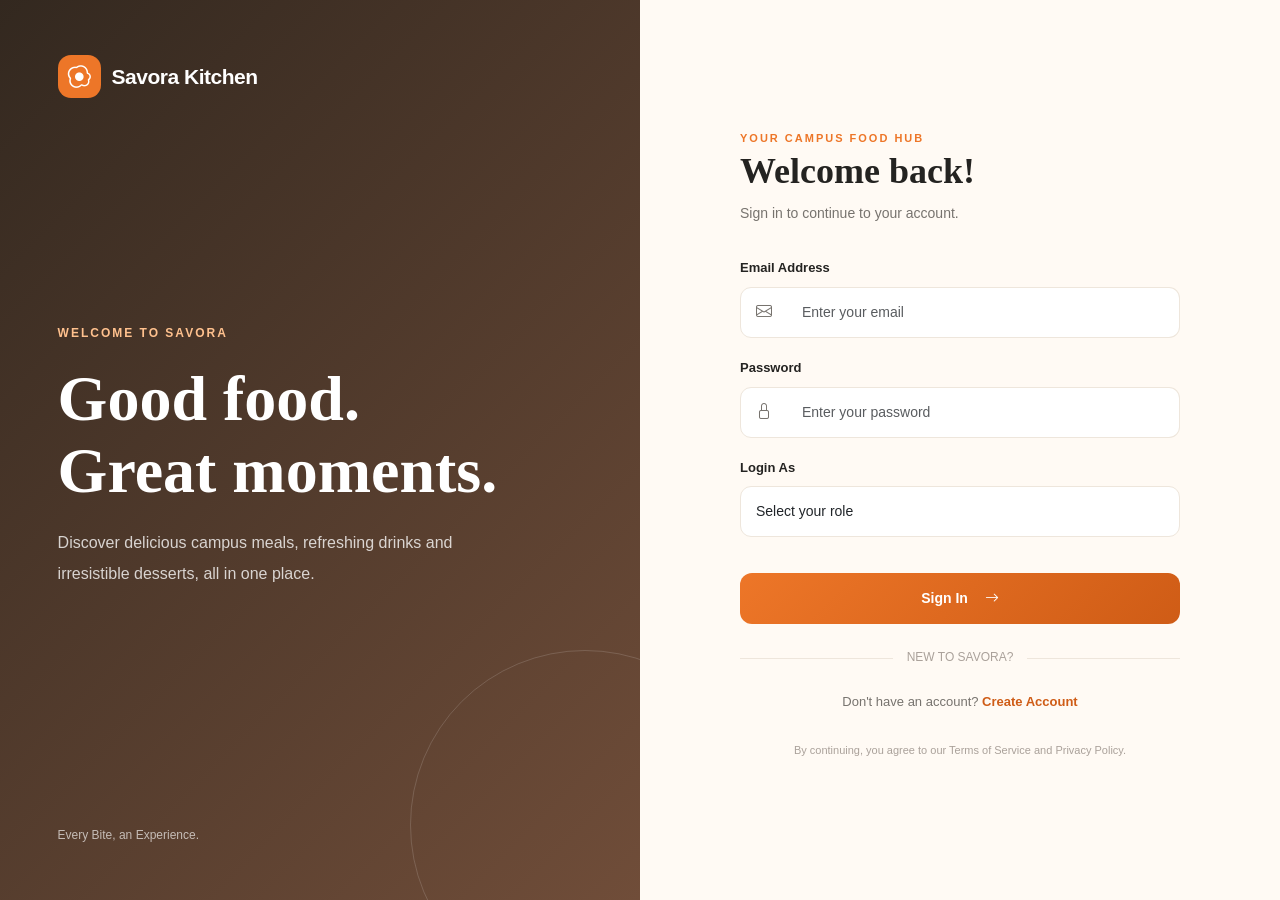
<file: index.html>
<!DOCTYPE html>
<html lang="en">
<head>
    <meta charset="UTF-8">
    <meta name="viewport" content="width=device-width, initial-scale=1.0">
    <title>Login | Savora Kitchen</title>

    <!-- Bootstrap 5 -->
    <link href="https://cdn.jsdelivr.net/npm/bootstrap@5.3.8/dist/css/bootstrap.min.css" rel="stylesheet">

    <!-- Bootstrap Icons -->
    <link rel="stylesheet" href="https://cdn.jsdelivr.net/npm/bootstrap-icons@1.13.1/font/bootstrap-icons.min.css">

    <!-- Our Custom CSS -->
    <link rel="stylesheet" href="style.css">
</head>

<body>

    <main class="auth-wrapper">

        <section class="auth-brand-panel">

            <div class="brand-logo">
                <i class="bi bi-egg-fried"></i>
                <span>Savora Kitchen</span>
            </div>

            <div class="brand-content">
                <span class="brand-label">WELCOME TO SAVORA</span>

                <h1>
                    Good food.<br>
                    Great moments.
                </h1>

                <p>
                    Discover delicious campus meals, refreshing drinks
                    and irresistible desserts, all in one place.
                </p>
            </div>

            <div class="brand-footer">
                Every Bite, an Experience.
            </div>

        </section>

        <section class="auth-form-panel">

            <div class="auth-card">

                <div class="mobile-brand">
                    <i class="bi bi-egg-fried"></i>
                    <h2>Savora Kitchen</h2>
                </div>

                <span class="form-eyebrow">YOUR CAMPUS FOOD HUB</span>

                <h2>Welcome back!</h2>

                <p class="form-subtitle">
                    Sign in to continue to your account.
                </p>

                <form id="loginForm">

                    <div class="mb-3">
                        <label for="loginEmail" class="form-label">
                            Email Address
                        </label>

                        <div class="input-group">
                            <span class="input-group-text">
                                <i class="bi bi-envelope"></i>
                            </span>

                            <input
                                type="email"
                                class="form-control"
                                id="loginEmail"
                                placeholder="Enter your email"
                                required>
                        </div>
                    </div>

                    <div class="mb-3">
                        <label for="loginPassword" class="form-label">
                            Password
                        </label>

                        <div class="input-group">
                            <span class="input-group-text">
                                <i class="bi bi-lock"></i>
                            </span>

                            <input
                                type="password"
                                class="form-control"
                                id="loginPassword"
                                placeholder="Enter your password"
                                required>
                        </div>
                    </div>

                    <div class="mb-4">
                        <label for="loginRole" class="form-label">
                            Login As
                        </label>

                        <select
                            class="form-select"
                            id="loginRole"
                            required>

                            <option value="">Select your role</option>
                            <option value="student">Student</option>
                            <option value="vendor">Food Vendor</option>

                        </select>
                    </div>

                    <button type="submit" class="btn auth-submit w-100">
                        Sign In
                        <i class="bi bi-arrow-right ms-2"></i>
                    </button>

                </form>

                <div class="auth-divider">
                    <span>NEW TO SAVORA?</span>
                </div>

                <p class="signup-prompt">
                    Don't have an account?
                    <a href="signup.html">Create Account</a>
                </p>

                <p class="auth-terms">
                    By continuing, you agree to our Terms of Service
                    and Privacy Policy.
                </p>

            </div>

        </section>

    </main>

    <!-- Bootstrap JavaScript -->
    <script src="https://cdn.jsdelivr.net/npm/bootstrap@5.3.8/dist/js/bootstrap.bundle.min.js"></script>

    <!-- Our Custom JavaScript -->
    <script src="script.js"></script>

</body>
</html>
</file>
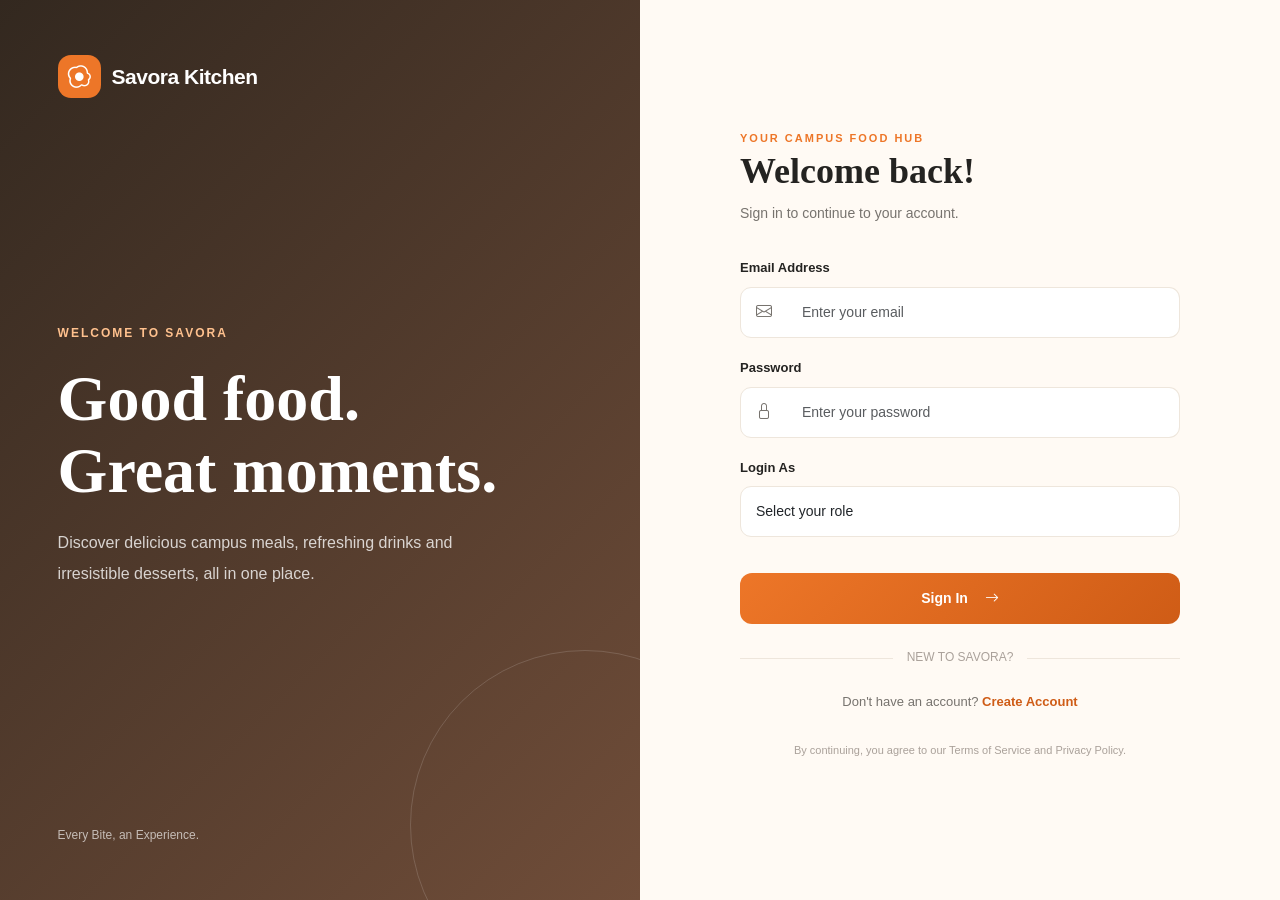
<file: cart.html>
<!DOCTYPE html>
<html lang="en">
<head>
    <meta charset="UTF-8">
    <meta name="viewport" content="width=device-width, initial-scale=1.0">

    <title>My Cart | Savora Kitchen</title>

    <!-- Bootstrap 5 CSS -->
    <link href="https://cdn.jsdelivr.net/npm/bootstrap@5.3.8/dist/css/bootstrap.min.css" rel="stylesheet">

    <!-- Bootstrap Icons -->
    <link rel="stylesheet" href="https://cdn.jsdelivr.net/npm/bootstrap-icons@1.13.1/font/bootstrap-icons.min.css">

    <!-- Google Fonts -->
    <link rel="preconnect" href="https://fonts.googleapis.com">
    <link rel="preconnect" href="https://fonts.gstatic.com" crossorigin>
    <link href="https://fonts.googleapis.com/css2?family=DM+Sans:wght@400;500;600;700;800&family=Playfair+Display:wght@600;700;800&display=swap" rel="stylesheet">

    <!-- Custom CSS -->
    <link rel="stylesheet" href="style.css">
</head>

<body class="dashboard-body">

    <!-- NAVIGATION -->
    <nav class="navbar navbar-expand-lg student-navbar">
        <div class="container">

            <a class="navbar-brand brand-logo" href="student.html">
                <i class="bi bi-egg-fried"></i>
                <span>Savora Kitchen</span>
            </a>

            <button class="navbar-toggler" type="button"
                data-bs-toggle="collapse" data-bs-target="#studentNavbar"
                aria-controls="studentNavbar" aria-expanded="false"
                aria-label="Toggle navigation">

                <span class="navbar-toggler-icon"></span>
            </button>

            <div class="collapse navbar-collapse" id="studentNavbar">

                <ul class="navbar-nav mx-auto">

                    <li class="nav-item">
                        <a class="nav-link" href="student.html">Home</a>
                    </li>

                    <li class="nav-item">
                        <a class="nav-link" href="meals.html">Meals</a>
                    </li>

                    <li class="nav-item">
                        <a class="nav-link" href="desseert.html">Desserts</a>
                    </li>

                    <li class="nav-item">
                        <a class="nav-link" href="drinks.html">Drinks</a>
                    </li>

                    <li class="nav-item">
                        <a class="nav-link" href="orders.html">My Orders</a>
                    </li>

                </ul>

                <div class="navbar-actions">

                    <a href="cart.html" class="cart-nav-link active">
                        <i class="bi bi-bag"></i>
                        <span>Cart</span>
                        <span class="cart-count" id="cartCount">0</span>
                    </a>

                    <button class="btn logout-btn" id="studentLogout">
                        <i class="bi bi-box-arrow-right"></i>
                        Logout
                    </button>

                </div>

            </div>
        </div>
    </nav>


    <!-- CART CONTENT -->
    <main class="container cart-page">

        <!-- PAGE HEADING -->
        <section class="cart-page-heading">

            <span class="section-eyebrow">YOUR SAVORA SELECTION</span>

            <h1>My Shopping Cart</h1>

            <p>
                Review your selected items and get ready
                to enjoy something delicious.
            </p>

        </section>


        <!-- CART LAYOUT -->
        <section class="row g-4 cart-layout">

            <!-- CART ITEMS -->
            <div class="col-12 col-lg-8">

                <div class="cart-items-card">

                    <div class="cart-card-heading">

                        <div>
                            <h2>Your Items</h2>
                            <p id="cartItemCount">0 items selected</p>
                        </div>

                        <a href="meals.html" class="continue-shopping-link">
                            <i class="bi bi-arrow-left"></i>
                            Continue Shopping
                        </a>

                    </div>


                    <!-- CART PRODUCTS WILL BE LOADED HERE -->
                    <div id="cartItemsContainer">

                        <!-- JavaScript will display selected products here. -->

                    </div>


                    <!-- EMPTY CART MESSAGE -->
                    <div id="emptyCartMessage" class="empty-cart-message" hidden>

                        <div class="empty-cart-icon">
                            <i class="bi bi-bag-x"></i>
                        </div>

                        <h3>Your cart is empty</h3>

                        <p>
                            You haven't added anything to your cart yet.
                            Explore our menu and find something delicious.
                        </p>

                        <a href="meals.html" class="btn primary-btn">
                            Explore Meals
                            <i class="bi bi-arrow-right"></i>
                        </a>

                    </div>

                </div>

            </div>


            <!-- ORDER SUMMARY -->
            <div class="col-12 col-lg-4">

                <div class="cart-summary-card">

                    <h2>Order Summary</h2>

                    <div class="summary-line">
                        <span>Subtotal</span>
                        <strong id="cartSubtotal">₦0.00</strong>
                    </div>

                    <div class="summary-line">
                        <span>Delivery Fee</span>
                        <strong id="deliveryFee">₦0.00</strong>
                    </div>

                    <div class="summary-divider"></div>

                    <div class="summary-total">
                        <span>Total</span>
                        <strong id="cartTotal">₦0.00</strong>
                    </div>

                    <div class="delivery-note">
                        <i class="bi bi-info-circle"></i>

                        <p>
                            Your final order total will be calculated
                            before checkout.
                        </p>
                    </div>

                    <button
                        type="button"
                        class="btn checkout-btn w-100"
                        id="checkoutButton">

                        Proceed to Checkout
                        <i class="bi bi-arrow-right"></i>

                    </button>

                    <div class="secure-checkout">
                        <i class="bi bi-shield-check"></i>
                        <span>Secure order processing</span>
                    </div>

                </div>

            </div>

        </section>


        <!-- PAYMENT INFORMATION -->
        <section class="payment-information">

            <div class="payment-information-icon">
                <i class="bi bi-credit-card"></i>
            </div>

            <div>
                <h3>Payment Information</h3>

                <p>
                    Your order details will be saved so you can
                    monitor your order status.
                </p>
            </div>

        </section>

    </main>


    <!-- FOOTER -->
    <footer class="student-footer">

        <div class="container">

            <div class="footer-content">

                <a href="student.html" class="brand-logo">
                    <i class="bi bi-egg-fried"></i>
                    <span>Savora Kitchen</span>
                </a>

                <p>Every Bite, an Experience.</p>

                <span class="footer-copy">
                    &copy; 2026 Savora Kitchen. All rights reserved.
                </span>

            </div>

        </div>

    </footer>


    <!-- CHECKOUT MODAL -->
    <div class="modal fade" id="checkoutModal" tabindex="-1"
        aria-labelledby="checkoutModalLabel" aria-hidden="true">

        <div class="modal-dialog modal-dialog-centered">

            <div class="modal-content checkout-modal-content">

                <div class="modal-header">
                    <div>
                        <span class="section-eyebrow">ALMOST THERE</span>
                        <h2 class="modal-title" id="checkoutModalLabel">
                            Complete Your Order
                        </h2>
                    </div>

                    <button type="button" class="btn-close"
                        data-bs-dismiss="modal" aria-label="Close"></button>
                </div>

                <div class="modal-body">

                    <form id="checkoutForm">

                        <div class="mb-3">
                            <label for="deliveryLocation" class="form-label">
                                Delivery Location
                            </label>

                            <input
                                type="text"
                                class="form-control"
                                id="deliveryLocation"
                                placeholder="Enter your campus location"
                                required>
                        </div>

                        <div class="mb-3">
                            <label for="deliveryPhone" class="form-label">
                                Phone Number
                            </label>

                            <input
                                type="tel"
                                class="form-control"
                                id="deliveryPhone"
                                placeholder="Enter your phone number"
                                required>
                        </div>

                        <div class="mb-3">
                            <label for="orderNote" class="form-label">
                                Additional Instructions (Optional)
                            </label>

                            <textarea
                                class="form-control"
                                id="orderNote"
                                rows="3"
                                placeholder="Any special instructions for your order?"></textarea>
                        </div>

                        <button type="submit" class="btn checkout-btn w-100">
                            Place Order
                            <i class="bi bi-check-circle ms-2"></i>
                        </button>

                    </form>

                </div>

            </div>

        </div>

    </div>


    <!-- Bootstrap JavaScript -->
    <script src="https://cdn.jsdelivr.net/npm/bootstrap@5.3.8/dist/js/bootstrap.bundle.min.js"></script>

    <!-- Custom JavaScript -->
    <script src="script.js"></script>

</body>
</html>
</file>
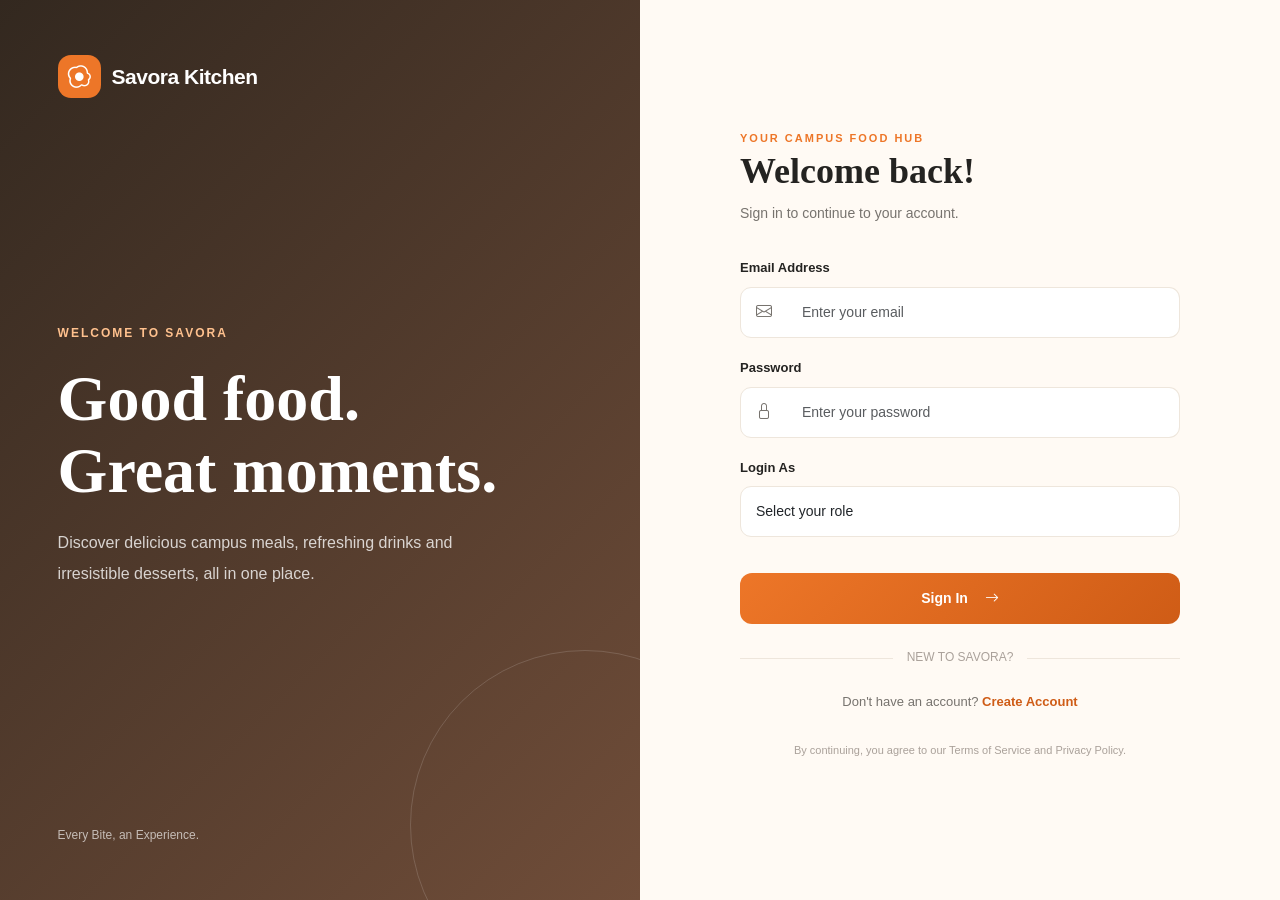
<file: orders.html>
<!DOCTYPE html>
<html lang="en">
<head>
    <meta charset="UTF-8">
    <meta name="viewport" content="width=device-width, initial-scale=1.0">

    <title>My Orders | Savora Kitchen</title>

    <!-- Bootstrap 5 CSS -->
    <link href="https://cdn.jsdelivr.net/npm/bootstrap@5.3.8/dist/css/bootstrap.min.css" rel="stylesheet">

    <!-- Bootstrap Icons -->
    <link rel="stylesheet" href="https://cdn.jsdelivr.net/npm/bootstrap-icons@1.13.1/font/bootstrap-icons.min.css">

    <!-- Google Fonts -->
    <link rel="preconnect" href="https://fonts.googleapis.com">
    <link rel="preconnect" href="https://fonts.gstatic.com" crossorigin>
    <link href="https://fonts.googleapis.com/css2?family=DM+Sans:wght@400;500;600;700;800&family=Playfair+Display:wght@600;700;800&display=swap" rel="stylesheet">

    <!-- Custom CSS -->
    <link rel="stylesheet" href="style.css">
</head>

<body class="dashboard-body">

    <!-- NAVIGATION -->
    <nav class="navbar navbar-expand-lg student-navbar">
        <div class="container">

            <a class="navbar-brand brand-logo" href="student.html">
                <i class="bi bi-egg-fried"></i>
                <span>Savora Kitchen</span>
            </a>

            <button class="navbar-toggler" type="button"
                data-bs-toggle="collapse" data-bs-target="#studentNavbar"
                aria-controls="studentNavbar" aria-expanded="false"
                aria-label="Toggle navigation">

                <span class="navbar-toggler-icon"></span>
            </button>

            <div class="collapse navbar-collapse" id="studentNavbar">

                <ul class="navbar-nav mx-auto">

                    <li class="nav-item">
                        <a class="nav-link" href="student.html">Home</a>
                    </li>

                    <li class="nav-item">
                        <a class="nav-link" href="meals.html">Meals</a>
                    </li>

                    <li class="nav-item">
                        <a class="nav-link" href="desseert.html">Desserts</a>
                    </li>

                    <li class="nav-item">
                        <a class="nav-link" href="drinks.html">Drinks</a>
                    </li>

                    <li class="nav-item">
                        <a class="nav-link active" href="orders.html">My Orders</a>
                    </li>

                </ul>

                <div class="navbar-actions">

                    <a href="cart.html" class="cart-nav-link">
                        <i class="bi bi-bag"></i>
                        <span>Cart</span>
                        <span class="cart-count" id="cartCount">0</span>
                    </a>

                    <button class="btn logout-btn" id="studentLogout">
                        <i class="bi bi-box-arrow-right"></i>
                        Logout
                    </button>

                </div>

            </div>
        </div>
    </nav>


    <!-- ORDERS PAGE -->
    <main class="container orders-page">

        <!-- PAGE HEADING -->
        <section class="orders-page-heading">

            <span class="section-eyebrow">YOUR SAVORA EXPERIENCE</span>

            <h1>My Orders</h1>

            <p>
                Keep track of your food orders and see what's
                happening with your deliveries.
            </p>

        </section>


        <!-- ORDER SUMMARY CARDS -->
        <section class="order-statistics">

            <div class="row g-3">

                <div class="col-6 col-lg-3">

                    <div class="order-stat-card">
                        <div class="order-stat-icon">
                            <i class="bi bi-bag-check"></i>
                        </div>

                        <span>Total Orders</span>
                        <h3 id="totalOrdersCount">0</h3>
                    </div>

                </div>


                <div class="col-6 col-lg-3">

                    <div class="order-stat-card">
                        <div class="order-stat-icon pending-stat-icon">
                            <i class="bi bi-clock-history"></i>
                        </div>

                        <span>Pending</span>
                        <h3 id="pendingOrdersCount">0</h3>
                    </div>

                </div>


                <div class="col-6 col-lg-3">

                    <div class="order-stat-card">
                        <div class="order-stat-icon preparing-stat-icon">
                            <i class="bi bi-fire"></i>
                        </div>

                        <span>Preparing</span>
                        <h3 id="preparingOrdersCount">0</h3>
                    </div>

                </div>


                <div class="col-6 col-lg-3">

                    <div class="order-stat-card">
                        <div class="order-stat-icon completed-stat-icon">
                            <i class="bi bi-check-circle"></i>
                        </div>

                        <span>Completed</span>
                        <h3 id="completedOrdersCount">0</h3>
                    </div>

                </div>

            </div>

        </section>


        <!-- ORDER FILTERS -->
        <section class="orders-list-section">

            <div class="section-heading">

                <div>
                    <span class="section-eyebrow">ORDER HISTORY</span>
                    <h2>Your Recent Orders</h2>
                </div>

                <div class="orders-filter">

                    <label for="orderStatusFilter" class="visually-hidden">
                        Filter orders by status
                    </label>

                    <select id="orderStatusFilter" class="form-select">

                        <option value="all">All Orders</option>
                        <option value="Pending">Pending</option>
                        <option value="Accepted">Accepted</option>
                        <option value="Preparing">Preparing</option>
                        <option value="Completed">Completed</option>
                        <option value="Cancelled">Cancelled</option>
                        <option value="Rejected">Rejected</option>

                    </select>

                </div>

            </div>


            <!-- ORDERS WILL BE DISPLAYED HERE -->
            <div id="studentOrdersContainer">

                <!-- JavaScript will load the student's orders here. -->

            </div>


            <!-- EMPTY ORDERS MESSAGE -->
            <div id="emptyOrdersMessage" class="empty-orders-message" hidden>

                <div class="empty-orders-icon">
                    <i class="bi bi-receipt"></i>
                </div>

                <h3>No orders yet</h3>

                <p>
                    You haven't placed any orders. Explore our menu
                    and discover something delicious.
                </p>

                <a href="meals.html" class="btn primary-btn">
                    Explore Menu
                    <i class="bi bi-arrow-right"></i>
                </a>

            </div>

        </section>


        <!-- ORDER HELP SECTION -->
        <section class="order-help-banner">

            <div class="order-help-icon">
                <i class="bi bi-headset"></i>
            </div>

            <div>

                <h3>Need help with your order?</h3>

                <p>
                    Keep your order information available when
                    contacting your food vendor.
                </p>

            </div>

            <a href="student.html" class="btn secondary-btn">
                Back to Home
            </a>

        </section>

    </main>


    <!-- FOOTER -->
    <footer class="student-footer">

        <div class="container">

            <div class="footer-content">

                <a href="student.html" class="brand-logo">
                    <i class="bi bi-egg-fried"></i>
                    <span>Savora Kitchen</span>
                </a>

                <p>Every Bite, an Experience.</p>

                <span class="footer-copy">
                    &copy; 2026 Savora Kitchen. All rights reserved.
                </span>

            </div>

        </div>

    </footer>


    <!-- CANCEL ORDER CONFIRMATION MODAL -->
    <div class="modal fade" id="cancelOrderModal" tabindex="-1"
        aria-labelledby="cancelOrderModalLabel" aria-hidden="true">

        <div class="modal-dialog modal-dialog-centered">

            <div class="modal-content">

                <div class="modal-header">

                    <h2 class="modal-title fs-5" id="cancelOrderModalLabel">
                        Cancel This Order?
                    </h2>

                    <button type="button" class="btn-close"
                        data-bs-dismiss="modal" aria-label="Close"></button>

                </div>

                <div class="modal-body">

                    Are you sure you want to cancel this order?
                    This action cannot be undone.

                    <input type="hidden" id="cancelOrderId">

                </div>

                <div class="modal-footer">

                    <button type="button" class="btn btn-light"
                        data-bs-dismiss="modal">
                        Keep Order
                    </button>

                    <button type="button" class="btn btn-danger"
                        id="confirmCancelOrder">
                        Yes, Cancel Order
                    </button>

                </div>

            </div>

        </div>

    </div>


    <!-- BOOTSTRAP JAVASCRIPT -->
    <script src="https://cdn.jsdelivr.net/npm/bootstrap@5.3.8/dist/js/bootstrap.bundle.min.js"></script>

    <!-- CUSTOM JAVASCRIPT -->
    <script src="script.js"></script>

</body>
</html>
</file>
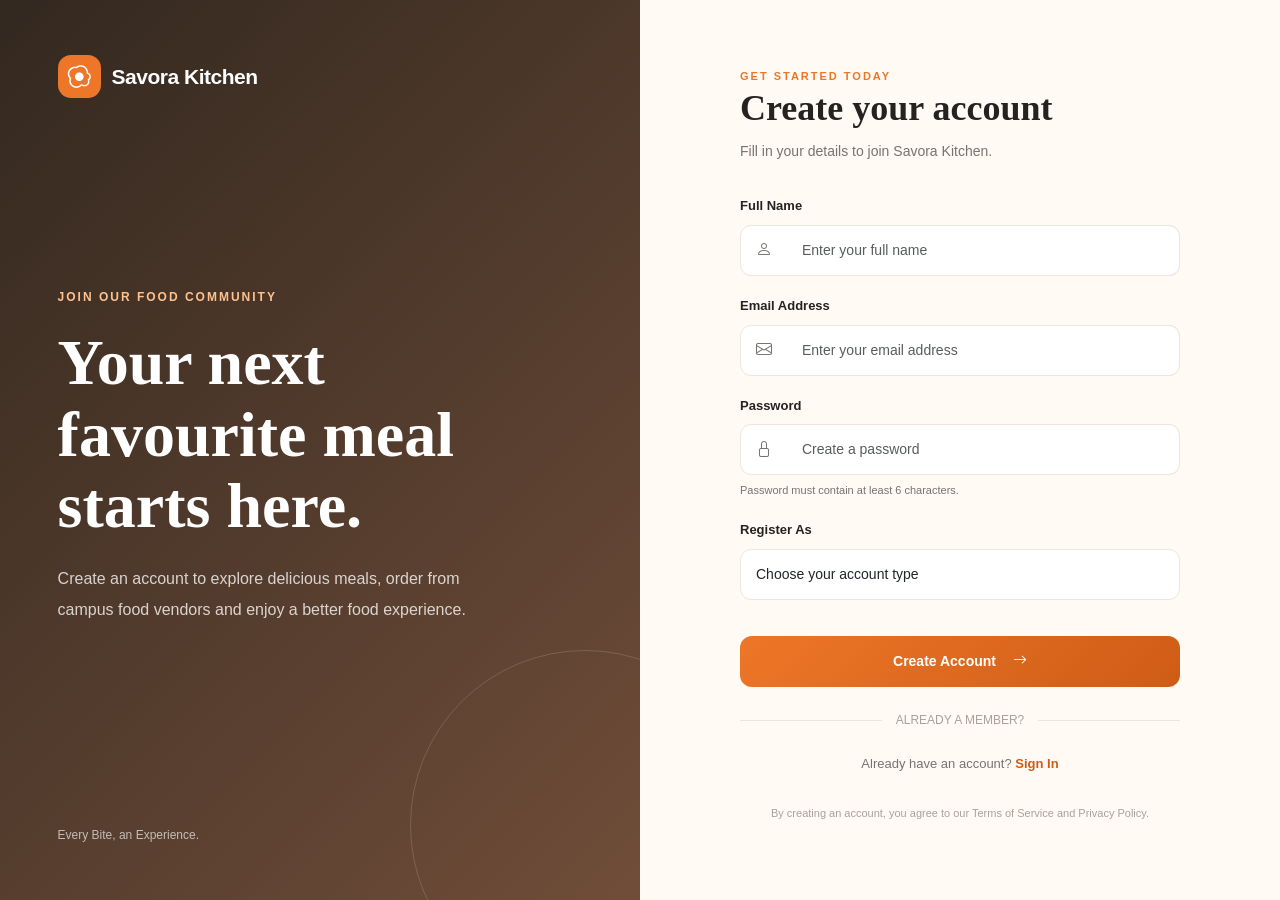
<file: signup.html>
<!DOCTYPE html>
<html lang="en">
<head>
    <meta charset="UTF-8">
    <meta name="viewport" content="width=device-width, initial-scale=1.0">
    <title>Create Account | Savora Kitchen</title>

    <!-- Bootstrap 5 CSS -->
    <link href="https://cdn.jsdelivr.net/npm/bootstrap@5.3.8/dist/css/bootstrap.min.css" rel="stylesheet">

    <!-- Bootstrap Icons -->
    <link rel="stylesheet" href="https://cdn.jsdelivr.net/npm/bootstrap-icons@1.13.1/font/bootstrap-icons.min.css">

    <!-- Custom CSS -->
    <link rel="stylesheet" href="style.css">
</head>

<body>

    <main class="auth-wrapper">

        <section class="auth-brand-panel">

            <div class="brand-logo">
                <i class="bi bi-egg-fried"></i>
                <span>Savora Kitchen</span>
            </div>

            <div class="brand-content">
                <span class="brand-label">JOIN OUR FOOD COMMUNITY</span>

                <h1>
                    Your next<br>
                    favourite meal<br>
                    starts here.
                </h1>

                <p>
                    Create an account to explore delicious meals,
                    order from campus food vendors and enjoy
                    a better food experience.
                </p>
            </div>

            <div class="brand-footer">
                Every Bite, an Experience.
            </div>

        </section>

        <section class="auth-form-panel">

            <div class="auth-card">

                <div class="mobile-brand">
                    <i class="bi bi-egg-fried"></i>
                    <h2>Savora Kitchen</h2>
                </div>

                <span class="form-eyebrow">GET STARTED TODAY</span>

                <h2>Create your account</h2>

                <p class="form-subtitle">
                    Fill in your details to join Savora Kitchen.
                </p>

                <form id="signupForm">

                    <div class="mb-3">
                        <label for="signupName" class="form-label">
                            Full Name
                        </label>

                        <div class="input-group">
                            <span class="input-group-text">
                                <i class="bi bi-person"></i>
                            </span>

                            <input
                                type="text"
                                class="form-control"
                                id="signupName"
                                placeholder="Enter your full name"
                                required>
                        </div>
                    </div>

                    <div class="mb-3">
                        <label for="signupEmail" class="form-label">
                            Email Address
                        </label>

                        <div class="input-group">
                            <span class="input-group-text">
                                <i class="bi bi-envelope"></i>
                            </span>

                            <input
                                type="email"
                                class="form-control"
                                id="signupEmail"
                                placeholder="Enter your email address"
                                required>
                        </div>
                    </div>

                    <div class="mb-3">
                        <label for="signupPassword" class="form-label">
                            Password
                        </label>

                        <div class="input-group">
                            <span class="input-group-text">
                                <i class="bi bi-lock"></i>
                            </span>

                            <input
                                type="password"
                                class="form-control"
                                id="signupPassword"
                                placeholder="Create a password"
                                minlength="6"
                                required>
                        </div>

                        <small class="password-hint">
                            Password must contain at least 6 characters.
                        </small>
                    </div>

                    <div class="mb-4">
                        <label for="signupRole" class="form-label">
                            Register As
                        </label>

                        <select
                            class="form-select"
                            id="signupRole"
                            required>

                            <option value="">Choose your account type</option>
                            <option value="student">Student</option>
                            <option value="vendor">Food Vendor</option>

                        </select>
                    </div>

                    <button type="submit" class="btn auth-submit w-100">
                        Create Account
                        <i class="bi bi-arrow-right ms-2"></i>
                    </button>

                </form>

                <div class="auth-divider">
                    <span>ALREADY A MEMBER?</span>
                </div>

                <p class="signup-prompt">
                    Already have an account?
                    <a href="index.html">Sign In</a>
                </p>

                <p class="auth-terms">
                    By creating an account, you agree to our
                    Terms of Service and Privacy Policy.
                </p>

            </div>

        </section>

    </main>

    <!-- Bootstrap JavaScript -->
    <script src="https://cdn.jsdelivr.net/npm/bootstrap@5.3.8/dist/js/bootstrap.bundle.min.js"></script>

    <!-- Custom JavaScript -->
    <script src="script.js"></script>

</body>
</html>
</file>
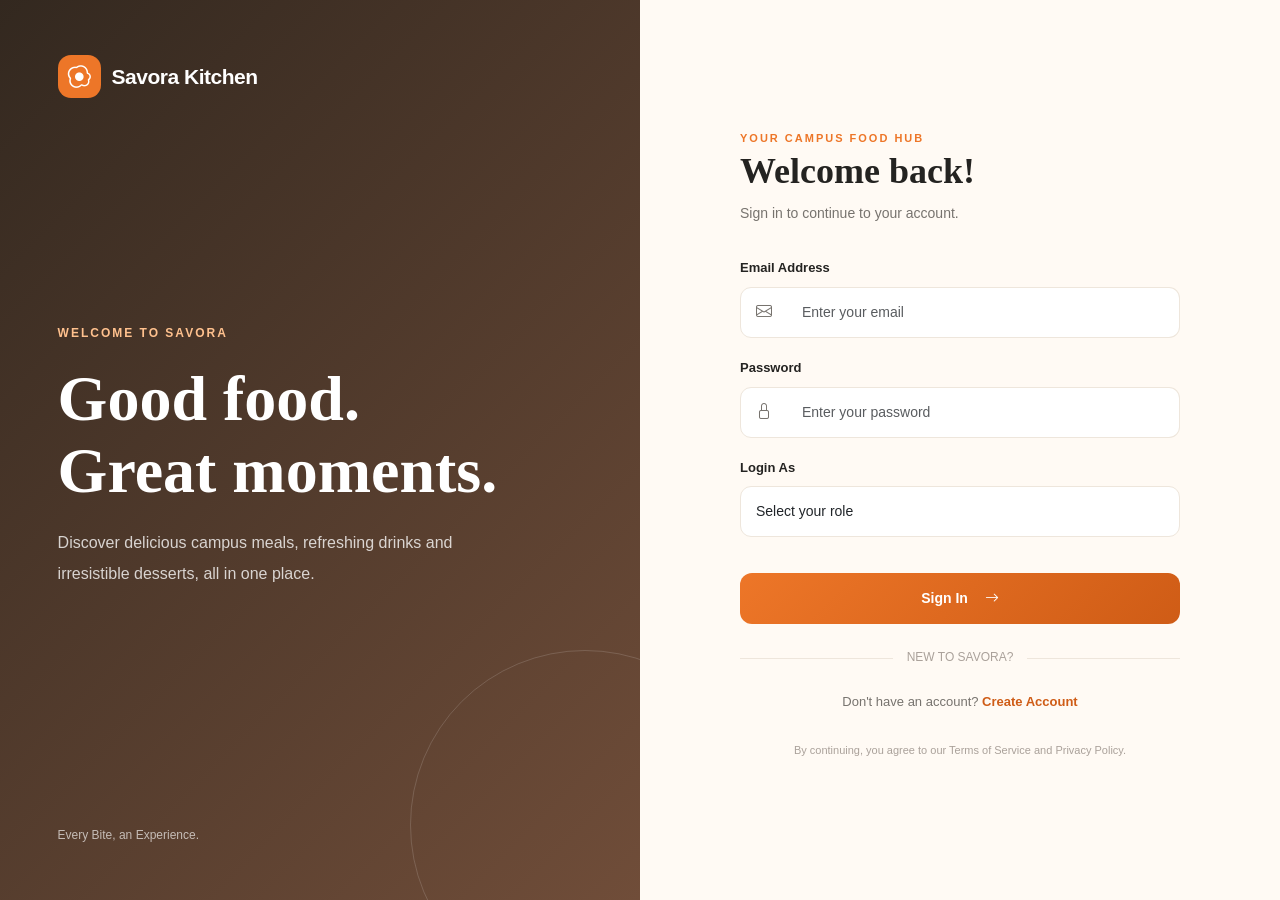
<file: student.html>
<!DOCTYPE html>
<html lang="en">
<head>
    <meta charset="UTF-8">
    <meta name="viewport" content="width=device-width, initial-scale=1.0">

    <title>Student Dashboard | Savora Kitchen</title>

    <!-- Bootstrap 5 CSS -->
    <link href="https://cdn.jsdelivr.net/npm/bootstrap@5.3.8/dist/css/bootstrap.min.css" rel="stylesheet">

    <!-- Bootstrap Icons -->
    <link rel="stylesheet" href="https://cdn.jsdelivr.net/npm/bootstrap-icons@1.13.1/font/bootstrap-icons.min.css">

    <!-- Google Fonts -->
    <link rel="preconnect" href="https://fonts.googleapis.com">
    <link rel="preconnect" href="https://fonts.gstatic.com" crossorigin>
    <link href="https://fonts.googleapis.com/css2?family=DM+Sans:wght@400;500;600;700;800&family=Playfair+Display:wght@600;700;800&display=swap" rel="stylesheet">

    <!-- Custom CSS -->
    <link rel="stylesheet" href="style.css">
</head>

<body class="dashboard-body">

    <!-- STUDENT NAVIGATION -->
    <nav class="navbar navbar-expand-lg student-navbar">
        <div class="container">

            <a class="navbar-brand brand-logo" href="student.html">
                <i class="bi bi-egg-fried"></i>
                <span>Savora Kitchen</span>
            </a>

            <button class="navbar-toggler" type="button"
                data-bs-toggle="collapse" data-bs-target="#studentNavbar"
                aria-controls="studentNavbar" aria-expanded="false"
                aria-label="Toggle navigation">

                <span class="navbar-toggler-icon"></span>
            </button>

            <div class="collapse navbar-collapse" id="studentNavbar">

                <ul class="navbar-nav mx-auto">
                    <li class="nav-item">
                        <a class="nav-link active" href="student.html">Home</a>
                    </li>

                    <li class="nav-item">
                        <a class="nav-link" href="meals.html">Meals</a>
                    </li>

                    <li class="nav-item">
                        <a class="nav-link" href="desseert.html">Desserts</a>
                    </li>

                    <li class="nav-item">
                        <a class="nav-link" href="drinks.html">Drinks</a>
                    </li>

                    <li class="nav-item">
                        <a class="nav-link" href="orders.html">My Orders</a>
                    </li>
                </ul>

                <div class="navbar-actions">
                    <a href="cart.html" class="cart-nav-link">
                        <i class="bi bi-bag"></i>
                        <span>Cart</span>
                        <span class="cart-count" id="cartCount">0</span>
                    </a>

                    <button class="btn logout-btn" id="studentLogout">
                        <i class="bi bi-box-arrow-right"></i>
                        Logout
                    </button>
                </div>

            </div>
        </div>
    </nav>


    <!-- MAIN STUDENT CONTENT -->
    <main class="container student-main">

        <!-- WELCOME SECTION -->
        <section class="student-welcome">

            <div>
                <span class="section-eyebrow">YOUR CAMPUS FOOD HUB</span>

                <h1>
                    Good food makes<br>
                    <span>every day better.</span>
                </h1>

                <p>
                    Discover delicious meals, refreshing drinks and
                    sweet treats from your favourite campus vendors.
                </p>

                <div class="welcome-buttons">
                    <a href="meals.html" class="btn primary-btn">
                        Explore Menu
                        <i class="bi bi-arrow-right"></i>
                    </a>

                    <a href="orders.html" class="btn secondary-btn">
                        View My Orders
                    </a>
                </div>
            </div>

            <div class="welcome-image">
                <img
                    src="https://images.unsplash.com/photo-1546069901-ba9599a7e63c?w=1000&auto=format&fit=crop&q=85"
                    alt="A beautifully prepared healthy meal">
            </div>

        </section>


        <!-- SEARCH SECTION -->
        <section class="student-search-section">

            <div class="search-heading">
                <div>
                    <span class="section-eyebrow">FIND YOUR FAVOURITE</span>
                    <h2>What are you craving today?</h2>
                </div>
            </div>

            <div class="search-box">
                <i class="bi bi-search"></i>

                <input
                    type="search"
                    id="studentSearch"
                    placeholder="Search for meals, desserts or drinks...">

                <button type="button" id="searchButton">
                    Search
                </button>
            </div>

        </section>


        <!-- FOOD CATEGORIES -->
        <section class="student-categories">

            <div class="section-heading">
                <div>
                    <span class="section-eyebrow">EXPLORE OUR MENU</span>
                    <h2>Browse Categories</h2>
                </div>
            </div>

            <div class="row g-4">

                <div class="col-12 col-md-4">
                    <a href="meals.html" class="category-card">
                        <div class="category-image">
                            <img
                                src="https://images.unsplash.com/photo-1512058564366-18510be2db19?w=700&auto=format&fit=crop&q=85"
                                alt="Delicious rice meal">
                        </div>

                        <div class="category-content">
                            <div>
                                <h3>Meals</h3>
                                <p>Fresh and satisfying dishes.</p>
                            </div>

                            <span class="category-arrow">
                                <i class="bi bi-arrow-up-right"></i>
                            </span>
                        </div>
                    </a>
                </div>


                <div class="col-12 col-md-4">
                    <a href="desserts.html" class="category-card">
                        <div class="category-image">
                            <img
                                src="https://images.unsplash.com/photo-1563805042-7684c019e1cb?w=700&auto=format&fit=crop&q=85"
                                alt="Delicious dessert">
                        </div>

                        <div class="category-content">
                            <div>
                                <h3>Desserts</h3>
                                <p>Sweet treats for every mood.</p>
                            </div>

                            <span class="category-arrow">
                                <i class="bi bi-arrow-up-right"></i>
                            </span>
                        </div>
                    </a>
                </div>


                <div class="col-12 col-md-4">
                    <a href="drinks.html" class="category-card">
                        <div class="category-image">
                            <img
                                src="https://images.unsplash.com/photo-1544145945-f90425340c7e?w=700&auto=format&fit=crop&q=85"
                                alt="Refreshing drinks">
                        </div>

                        <div class="category-content">
                            <div>
                                <h3>Drinks</h3>
                                <p>Refresh yourself with every sip.</p>
                            </div>

                            <span class="category-arrow">
                                <i class="bi bi-arrow-up-right"></i>
                            </span>
                        </div>
                    </a>
                </div>

            </div>

        </section>


        <!-- POPULAR FOOD SECTION -->
        <section class="popular-food-section">

            <div class="section-heading">
                <div>
                    <span class="section-eyebrow">HANDPICKED FOR YOU</span>
                    <h2>Popular on Campus</h2>
                </div>

                <a href="meals.html" class="view-all-link">
                    View Full Menu
                    <i class="bi bi-arrow-right"></i>
                </a>
            </div>

            <div class="row g-4" id="popularProducts">

                <!-- Food products will be loaded here using JavaScript -->

            </div>

        </section>


        <!-- PROMOTIONAL BANNER -->
        <section class="student-promo-banner">

            <div class="promo-content">
                <span>THE SAVORA EXPERIENCE</span>

                <h2>
                    Your cravings,<br>
                    just a few clicks away.
                </h2>

                <p>
                    Explore our menu and discover something
                    delicious today.
                </p>

                <a href="meals.html" class="btn promo-btn">
                    Order Something Delicious
                    <i class="bi bi-arrow-right"></i>
                </a>
            </div>

            <div class="promo-decoration">
                <i class="bi bi-stars"></i>
            </div>

        </section>

    </main>


    <!-- FOOTER -->
    <footer class="student-footer">
        <div class="container">

            <div class="footer-content">
                <a href="student.html" class="brand-logo">
                    <i class="bi bi-egg-fried"></i>
                    <span>Savora Kitchen</span>
                </a>

                <p>Every Bite, an Experience.</p>

                <span class="footer-copy">
                    &copy; 2026 Savora Kitchen. All rights reserved.
                </span>
            </div>

        </div>
    </footer>


    <!-- Bootstrap JavaScript -->
    <script src="https://cdn.jsdelivr.net/npm/bootstrap@5.3.8/dist/js/bootstrap.bundle.min.js"></script>

    <!-- Custom JavaScript -->
    <script src="script.js"></script>

</body>
</html>
</file>
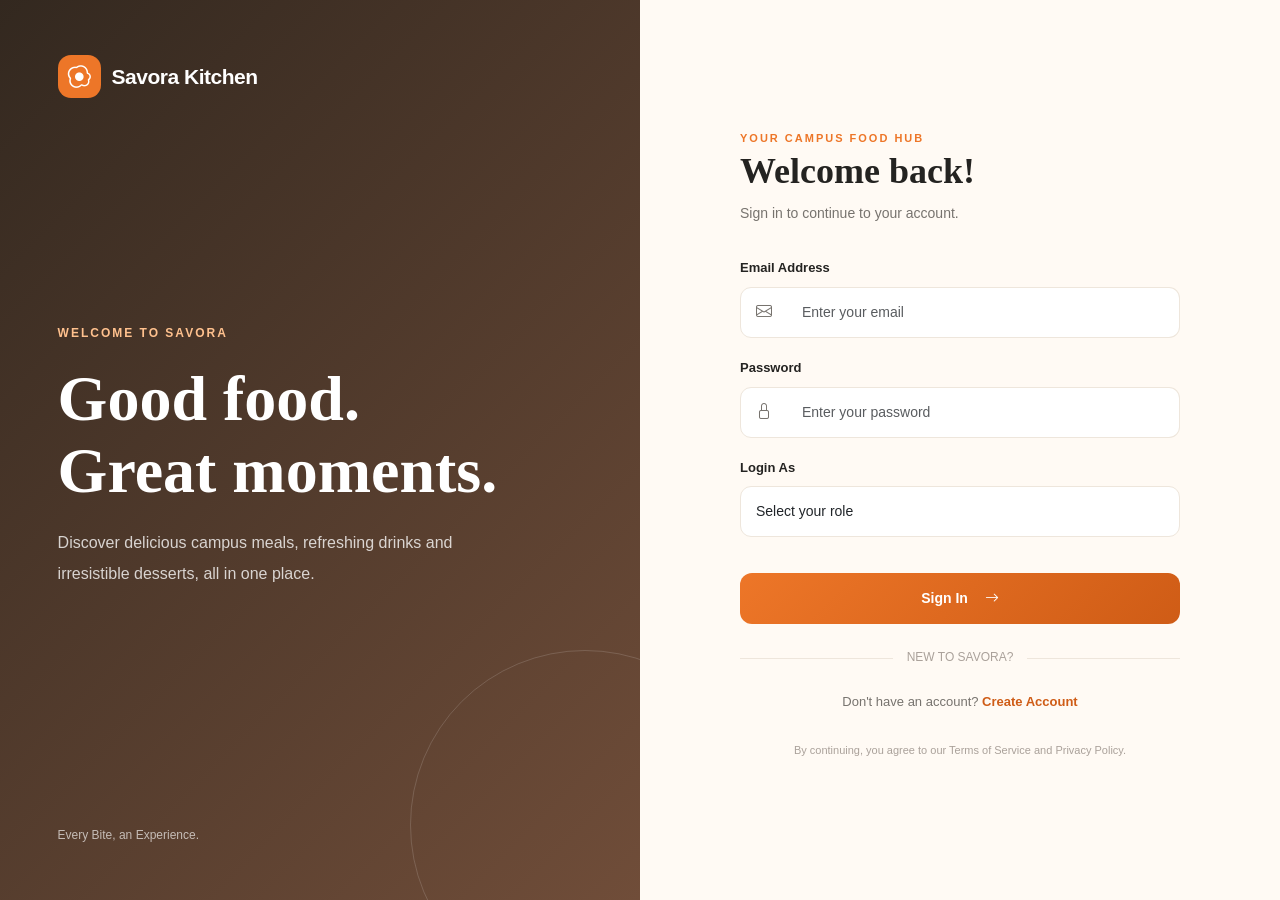
<file: vendor.html>
<!DOCTYPE html>
<html lang="en">
<head>
    <meta charset="UTF-8">
    <meta name="viewport" content="width=device-width, initial-scale=1.0">

    <title>Vendor Dashboard | Savora Kitchen</title>

    <!-- Bootstrap 5 CSS -->
    <link href="https://cdn.jsdelivr.net/npm/bootstrap@5.3.8/dist/css/bootstrap.min.css" rel="stylesheet">

    <!-- Bootstrap Icons -->
    <link rel="stylesheet" href="https://cdn.jsdelivr.net/npm/bootstrap-icons@1.13.1/font/bootstrap-icons.min.css">

    <!-- Google Fonts -->
    <link rel="preconnect" href="https://fonts.googleapis.com">
    <link rel="preconnect" href="https://fonts.gstatic.com" crossorigin>
    <link href="https://fonts.googleapis.com/css2?family=DM+Sans:wght@400;500;600;700;800&family=Playfair+Display:wght@600;700;800&display=swap" rel="stylesheet">

    <!-- Custom CSS -->
    <link rel="stylesheet" href="style.css">
</head>

<body class="dashboard-body vendor-body">

    <!-- VENDOR NAVIGATION -->
    <nav class="navbar navbar-expand-lg student-navbar">
        <div class="container">

            <a class="navbar-brand brand-logo" href="vendor.html">
                <i class="bi bi-egg-fried"></i>
                <span>Savora Kitchen</span>
            </a>

            <button class="navbar-toggler" type="button"
                data-bs-toggle="collapse" data-bs-target="#vendorNavbar"
                aria-controls="vendorNavbar" aria-expanded="false"
                aria-label="Toggle navigation">

                <span class="navbar-toggler-icon"></span>
            </button>

            <div class="collapse navbar-collapse" id="vendorNavbar">

                <ul class="navbar-nav mx-auto">

                    <li class="nav-item">
                        <a class="nav-link active" href="#vendorOverview">
                            Overview
                        </a>
                    </li>

                    <li class="nav-item">
                        <a class="nav-link" href="#vendorProducts">
                            My Products
                        </a>
                    </li>

                    <li class="nav-item">
                        <a class="nav-link" href="#addProductSection">
                            Add Product
                        </a>
                    </li>

                    <li class="nav-item">
                        <a class="nav-link" href="#vendorOrders">
                            Orders
                        </a>
                    </li>

                </ul>

                <div class="navbar-actions">

                    <span class="vendor-account-label">
                        <i class="bi bi-shop"></i>
                        Food Vendor
                    </span>

                    <button class="btn logout-btn" id="vendorLogout">
                        <i class="bi bi-box-arrow-right"></i>
                        Logout
                    </button>

                </div>

            </div>
        </div>
    </nav>


    <!-- MAIN VENDOR CONTENT -->
    <main class="container vendor-dashboard">

        <!-- WELCOME SECTION -->
        <section class="vendor-welcome" id="vendorOverview">

            <div>

                <span class="section-eyebrow">VENDOR MANAGEMENT CENTRE</span>

                <h1>
                    Welcome to your<br>
                    <span>Vendor Dashboard.</span>
                </h1>

                <p>
                    Manage your food products, receive student orders
                    and grow your business with Savora Kitchen.
                </p>

            </div>

            <div class="vendor-welcome-icon">
                <i class="bi bi-shop-window"></i>
            </div>

        </section>


        <!-- DASHBOARD STATISTICS -->
        <section class="vendor-statistics">

            <div class="row g-4">

                <div class="col-12 col-sm-6 col-lg-3">

                    <div class="vendor-stat-card">

                        <div class="vendor-stat-top">
                            <span>Total Products</span>

                            <div class="vendor-stat-icon">
                                <i class="bi bi-box-seam"></i>
                            </div>
                        </div>

                        <h2 id="vendorTotalProducts">0</h2>

                        <p>Products in your menu</p>

                    </div>

                </div>


                <div class="col-12 col-sm-6 col-lg-3">

                    <div class="vendor-stat-card">

                        <div class="vendor-stat-top">
                            <span>Available Products</span>

                            <div class="vendor-stat-icon available-icon">
                                <i class="bi bi-check-circle"></i>
                            </div>
                        </div>

                        <h2 id="vendorAvailableProducts">0</h2>

                        <p>Currently available</p>

                    </div>

                </div>


                <div class="col-12 col-sm-6 col-lg-3">

                    <div class="vendor-stat-card">

                        <div class="vendor-stat-top">
                            <span>Total Orders</span>

                            <div class="vendor-stat-icon orders-icon">
                                <i class="bi bi-receipt"></i>
                            </div>
                        </div>

                        <h2 id="vendorTotalOrders">0</h2>

                        <p>Orders received</p>

                    </div>

                </div>


                <div class="col-12 col-sm-6 col-lg-3">

                    <div class="vendor-stat-card">

                        <div class="vendor-stat-top">
                            <span>Pending Orders</span>

                            <div class="vendor-stat-icon pending-icon">
                                <i class="bi bi-clock-history"></i>
                            </div>
                        </div>

                        <h2 id="vendorPendingOrders">0</h2>

                        <p>Orders awaiting action</p>

                    </div>

                </div>

            </div>

        </section>


        <!-- ADD PRODUCT SECTION -->
        <section class="vendor-section" id="addProductSection">

            <div class="vendor-section-heading">

                <div>
                    <span class="section-eyebrow">GROW YOUR MENU</span>
                    <h2>Add a New Product</h2>

                    <p>
                        Upload your food, drinks or desserts for students
                        to discover and order.
                    </p>
                </div>

                <div class="vendor-heading-icon">
                    <i class="bi bi-plus-circle"></i>
                </div>

            </div>


            <!-- PRODUCT FORM -->
            <div class="vendor-form-card">

                <form id="productForm">

                    <!-- Hidden product ID for editing -->
                    <input type="hidden" id="productId">


                    <div class="row g-4">

                        <!-- PRODUCT NAME -->
                        <div class="col-12 col-md-6">

                            <label for="productName" class="form-label">
                                Product Name
                            </label>

                            <input
                                type="text"
                                class="form-control"
                                id="productName"
                                placeholder="e.g. Jollof Rice and Chicken"
                                required>

                        </div>


                        <!-- PRODUCT CATEGORY -->
                        <div class="col-12 col-md-6">

                            <label for="productCategory" class="form-label">
                                Product Category
                            </label>

                            <select
                                class="form-select"
                                id="productCategory"
                                required>

                                <option value="">Select a category</option>
                                <option value="Meals">Meals</option>
                                <option value="Desserts">Desserts</option>
                                <option value="Drinks">Drinks</option>

                            </select>

                        </div>


                        <!-- PRODUCT PRICE -->
                        <div class="col-12 col-md-6">

                            <label for="productPrice" class="form-label">
                                Product Price (₦)
                            </label>

                            <div class="input-group">

                                <span class="input-group-text">₦</span>

                                <input
                                    type="number"
                                    class="form-control"
                                    id="productPrice"
                                    placeholder="Enter product price"
                                    min="1"
                                    step="1"
                                    required>

                            </div>

                        </div>


                        <!-- PRODUCT AVAILABILITY -->
                        <div class="col-12 col-md-6">

                            <label for="productAvailability" class="form-label">
                                Product Availability
                            </label>

                            <select
                                class="form-select"
                                id="productAvailability"
                                required>

                                <option value="Available">Available</option>
                                <option value="Unavailable">Unavailable</option>

                            </select>

                        </div>


                        <!-- PRODUCT DESCRIPTION -->
                        <div class="col-12">

                            <label for="productDescription" class="form-label">
                                Product Description
                            </label>

                            <textarea
                                class="form-control"
                                id="productDescription"
                                rows="4"
                                placeholder="Describe your product..."
                                required></textarea>

                        </div>


                        <!-- PRODUCT IMAGE -->
                        <div class="col-12">

                            <label for="productImage" class="form-label">
                                Upload Product Image
                            </label>

                            <div class="product-upload-area">

                                <div class="upload-icon">
                                    <i class="bi bi-cloud-arrow-up"></i>
                                </div>

                                <h4>Upload your product picture</h4>

                                <p>
                                    Choose an image from your phone or computer.
                                </p>

                                <input
                                    type="file"
                                    class="form-control"
                                    id="productImage"
                                    accept="image/*">

                                <small>
                                    Select a clear picture of your product.
                                </small>

                                <div id="productImagePreviewContainer" hidden>

                                    <img
                                        id="productImagePreview"
                                        src=""
                                        alt="Product image preview">

                                </div>

                            </div>

                        </div>


                        <!-- FORM BUTTONS -->
                        <div class="col-12">

                            <div class="vendor-form-actions">

                                <button
                                    type="submit"
                                    class="btn primary-btn"
                                    id="publishProductButton">

                                    <i class="bi bi-cloud-upload"></i>
                                    Publish Product

                                </button>

                                <button
                                    type="button"
                                    class="btn btn-light"
                                    id="resetProductForm">

                                    Clear Form

                                </button>

                            </div>

                        </div>

                    </div>

                </form>

            </div>

        </section>


        <!-- VENDOR PRODUCT MANAGEMENT -->
        <section class="vendor-section" id="vendorProducts">

            <div class="vendor-section-heading">

                <div>
                    <span class="section-eyebrow">YOUR FOOD COLLECTION</span>

                    <h2>Manage Your Products</h2>

                    <p>
                        View, edit, delete or update the availability
                        of products in your menu.
                    </p>
                </div>

            </div>


            <!-- PRODUCT SEARCH AND FILTER -->
            <div class="vendor-product-controls">

                <div class="vendor-search-box">

                    <i class="bi bi-search"></i>

                    <input
                        type="search"
                        id="vendorProductSearch"
                        placeholder="Search your products...">

                </div>


                <select
                    class="form-select"
                    id="vendorCategoryFilter">

                    <option value="all">All Categories</option>
                    <option value="Meals">Meals</option>
                    <option value="Desserts">Desserts</option>
                    <option value="Drinks">Drinks</option>

                </select>

            </div>


            <!-- PRODUCTS WILL APPEAR HERE -->
            <div class="row g-4" id="vendorProductsContainer">

                <!-- JavaScript will display vendor products here. -->

            </div>


            <!-- EMPTY PRODUCTS MESSAGE -->
            <div id="emptyVendorProducts" class="empty-category-message" hidden>

                <i class="bi bi-box-seam"></i>

                <h3>No products available</h3>

                <p>
                    You haven't published any products yet.
                    Use the form above to add your first product.
                </p>

            </div>

        </section>


        <!-- VENDOR ORDERS -->
        <section class="vendor-section" id="vendorOrders">

            <div class="vendor-section-heading">

                <div>

                    <span class="section-eyebrow">CUSTOMER ORDERS</span>

                    <h2>Manage Incoming Orders</h2>

                    <p>
                        Review student orders and update their progress.
                    </p>

                </div>

            </div>


            <!-- ORDER FILTER -->
            <div class="vendor-order-controls">

                <label for="vendorOrderFilter" class="form-label">
                    Filter Orders
                </label>

                <select class="form-select" id="vendorOrderFilter">

                    <option value="all">All Orders</option>
                    <option value="Pending">Pending</option>
                    <option value="Accepted">Accepted</option>
                    <option value="Preparing">Preparing</option>
                    <option value="Completed">Completed</option>
                    <option value="Cancelled">Cancelled</option>
                    <option value="Rejected">Rejected</option>

                </select>

            </div>


            <!-- INCOMING ORDERS WILL APPEAR HERE -->
            <div id="vendorOrdersContainer">

                <!-- JavaScript will display incoming orders here. -->

            </div>


            <!-- EMPTY ORDERS MESSAGE -->
            <div id="emptyVendorOrders" class="empty-category-message" hidden>

                <i class="bi bi-receipt"></i>

                <h3>No orders received yet</h3>

                <p>
                    Student orders will appear here when they
                    place orders for your products.
                </p>

            </div>

        </section>


        <!-- VENDOR INFORMATION -->
        <section class="vendor-info-banner">

            <div class="vendor-info-icon">
                <i class="bi bi-lightbulb"></i>
            </div>

            <div>

                <h3>Keep your menu updated.</h3>

                <p>
                    Remember to update product availability when
                    an item is sold out so students always see
                    accurate information.
                </p>

            </div>

        </section>

    </main>


    <!-- FOOTER -->
    <footer class="student-footer">

        <div class="container">

            <div class="footer-content">

                <a href="vendor.html" class="brand-logo">
                    <i class="bi bi-egg-fried"></i>
                    <span>Savora Kitchen</span>
                </a>

                <p>Every Bite, an Experience.</p>

                <span class="footer-copy">
                    &copy; 2026 Savora Kitchen. All rights reserved.
                </span>

            </div>

        </div>

    </footer>


    <!-- BOOTSTRAP JAVASCRIPT -->
    <script src="https://cdn.jsdelivr.net/npm/bootstrap@5.3.8/dist/js/bootstrap.bundle.min.js"></script>

    <!-- CUSTOM JAVASCRIPT -->
    <script src="script.js"></script>

</body>
</html>
</file>
<file: style.css>
/* =====================================================
   SAVORA KITCHEN
   Main stylesheet
   Technologies: CSS3 + Bootstrap 5
===================================================== */

/* ------------------------------
   1. COLOURS AND GLOBAL SETTINGS
------------------------------ */

:root {
    --orange: #ed7628;
    --orange-dark: #cf5c16;
    --orange-light: #fff0e5;
    --cream: #fffaf4;
    --white: #ffffff;
    --ink: #242321;
    --muted: #77736e;
    --gold: #d7a64a;
    --border: #eee6dc;
    --green: #248653;
    --red: #d94343;

    --shadow: 0 12px 35px rgba(45, 35, 25, 0.08);
    --shadow-hover: 0 18px 45px rgba(45, 35, 25, 0.14);

    --radius: 18px;
    --radius-large: 26px;
}

* {
    box-sizing: border-box;
    margin: 0;
    padding: 0;
}

html {
    scroll-behavior: smooth;
}

body {
    font-family: "DM Sans", sans-serif;
    background: var(--cream);
    color: var(--ink);
    line-height: 1.6;
}

h1,
h2,
h3,
h4,
h5,
h6 {
    font-family: "Playfair Display", serif;
    font-weight: 700;
    color: var(--ink);
}

a {
    text-decoration: none;
    color: inherit;
}

button,
input,
select,
textarea {
    font-family: inherit;
}

button {
    cursor: pointer;
}

:focus-visible {
    outline: 3px solid rgba(237, 118, 40, 0.45);
    outline-offset: 3px;
}

img {
    max-width: 100%;
    display: block;
}

::selection {
    background: var(--orange);
    color: var(--white);
}


/* ------------------------------
   2. SHARED BUTTONS
------------------------------ */

.primary-btn,
.auth-submit,
.checkout-btn {
    display: inline-flex;
    align-items: center;
    justify-content: center;
    gap: 9px;
    background: linear-gradient(135deg, var(--orange), var(--orange-dark));
    color: var(--white);
    border: none;
    border-radius: 12px;
    padding: 13px 23px;
    font-size: 14px;
    font-weight: 700;
    transition: 0.3s ease;
}

.primary-btn:hover,
.auth-submit:hover,
.checkout-btn:hover {
    color: var(--white);
    transform: translateY(-3px);
    box-shadow: 0 10px 22px rgba(237, 118, 40, 0.25);
}

.secondary-btn {
    display: inline-flex;
    align-items: center;
    justify-content: center;
    gap: 8px;
    background: var(--white);
    color: var(--ink);
    border: 1px solid var(--border);
    border-radius: 12px;
    padding: 12px 21px;
    font-size: 14px;
    font-weight: 700;
    transition: 0.3s ease;
}

.secondary-btn:hover {
    border-color: var(--orange);
    color: var(--orange);
    transform: translateY(-2px);
}

.danger-btn {
    background: #fff0ef;
    color: var(--red);
    border: 1px solid #ffd8d5;
    border-radius: 9px;
    padding: 9px 14px;
    font-size: 13px;
    font-weight: 700;
}

.danger-btn:hover {
    background: var(--red);
    color: var(--white);
}


/* ------------------------------
   3. AUTHENTICATION PAGES
   Login and Signup
------------------------------ */

.auth-wrapper {
    min-height: 100vh;
    display: grid;
    grid-template-columns: 1fr 1fr;
    background: var(--cream);
}

.auth-brand-panel {
    position: relative;
    min-height: 100vh;
    padding: 55px 9%;
    display: flex;
    flex-direction: column;
    justify-content: space-between;
    overflow: hidden;
    background:
        linear-gradient(135deg, rgba(38, 27, 18, 0.94), rgba(83, 42, 19, 0.83)),
        url("https://images.unsplash.com/photo-1547592180-85f173990554?auto=format&fit=crop&w=1400&q=85");
    background-size: cover;
    background-position: center;
    color: var(--white);
}

.auth-brand-panel::after {
    content: "";
    position: absolute;
    width: 350px;
    height: 350px;
    border: 1px solid rgba(255, 255, 255, 0.15);
    border-radius: 50%;
    right: -120px;
    bottom: -100px;
}

.brand-logo {
    display: inline-flex;
    align-items: center;
    gap: 11px;
    font-size: 21px;
    font-weight: 800;
    letter-spacing: -0.5px;
}

.brand-logo i {
    width: 43px;
    height: 43px;
    display: inline-flex;
    align-items: center;
    justify-content: center;
    border-radius: 13px;
    background: var(--orange);
    color: var(--white);
    font-size: 23px;
}

.auth-brand-panel .brand-logo,
.auth-brand-panel .brand-content,
.auth-brand-panel .brand-footer {
    position: relative;
    z-index: 1;
}

.auth-brand-panel .brand-logo {
    color: var(--white);
}

.brand-content {
    max-width: 520px;
    padding: 60px 0;
}

.brand-label {
    display: inline-block;
    color: #ffc18e;
    font-size: 12px;
    text-transform: uppercase;
    letter-spacing: 2px;
    font-weight: 800;
    margin-bottom: 20px;
}

.brand-content h1 {
    color: var(--white);
    font-size: clamp(38px, 5vw, 64px);
    line-height: 1.12;
    margin-bottom: 22px;
}

.brand-content h1 span {
    color: #ffae70;
}

.brand-content p {
    max-width: 430px;
    color: rgba(255, 255, 255, 0.78);
    font-size: 16px;
    line-height: 1.9;
}

.brand-footer {
    color: rgba(255, 255, 255, 0.65);
    font-size: 12px;
}

.auth-form-panel {
    display: flex;
    align-items: center;
    justify-content: center;
    padding: 55px 8%;
    background: var(--cream);
}

.auth-card {
    width: 100%;
    max-width: 440px;
}

.mobile-brand {
    display: none;
    margin-bottom: 35px;
    color: var(--ink);
}

.mobile-brand i {
    width: 42px;
    height: 42px;
    display: inline-flex;
    align-items: center;
    justify-content: center;
    margin-right: 11px;
    border-radius: 12px;
    background: var(--orange);
    color: var(--white);
    font-size: 21px;
}

.mobile-brand h2 {
    align-self: center;
    margin: 0;
    font-family: "DM Sans", sans-serif;
    font-size: 18px;
    font-weight: 800;
}

.form-eyebrow,
.section-eyebrow {
    color: var(--orange);
    font-size: 11px;
    font-weight: 800;
    text-transform: uppercase;
    letter-spacing: 2px;
    margin-bottom: 12px;
}

.auth-card h2 {
    font-size: 36px;
    margin-bottom: 9px;
}

.form-subtitle {
    color: var(--muted);
    font-size: 14px;
    margin-bottom: 30px;
}

.auth-card .form-label {
    font-size: 13px;
    font-weight: 700;
    margin-bottom: 8px;
}

.auth-card .form-control,
.auth-card .form-select {
    min-height: 51px;
    border: 1px solid var(--border);
    border-radius: 11px;
    background: var(--white);
    padding: 12px 15px;
    font-size: 14px;
}

.auth-card .input-group-text {
    min-width: 48px;
    justify-content: center;
    border-color: var(--border);
    border-radius: 11px 0 0 11px;
    background: var(--white);
    color: var(--muted);
}

.auth-card .input-group .form-control {
    border-left: 0;
    border-radius: 0 11px 11px 0;
}

.auth-card .input-group:focus-within .input-group-text {
    border-color: var(--orange);
    color: var(--orange-dark);
}

.auth-card .form-control:focus,
.auth-card .form-select:focus {
    border-color: var(--orange);
    box-shadow: 0 0 0 3px rgba(237, 118, 40, 0.12);
}

.auth-submit {
    width: 100%;
    min-height: 51px;
    margin-top: 12px;
}

.auth-divider {
    display: flex;
    align-items: center;
    gap: 14px;
    margin: 24px 0;
    color: #aaa19a;
    font-size: 12px;
}

.auth-divider::before,
.auth-divider::after {
    content: "";
    flex: 1;
    height: 1px;
    background: var(--border);
}

.signup-prompt {
    text-align: center;
    color: var(--muted);
    font-size: 13px;
}

.signup-prompt a {
    color: var(--orange-dark);
    font-weight: 800;
}

.auth-terms {
    margin-top: 30px;
    text-align: center;
    color: #aaa19a;
    font-size: 11px;
}

.password-hint {
    color: var(--muted);
    font-size: 11px;
    display: block;
    margin-top: 7px;
}


/* ------------------------------
   4. DASHBOARD NAVIGATION
------------------------------ */

.dashboard-body {
    min-height: 100vh;
    background: #fffaf5;
}

.student-navbar {
    min-height: 78px;
    padding: 12px 6%;
    display: flex;
    align-items: center;
    justify-content: space-between;
    gap: 20px;
    background: var(--white);
    border-bottom: 1px solid var(--border);
    position: sticky;
    top: 0;
    z-index: 1000;
}

.student-navbar .brand-logo {
    color: var(--ink);
    flex-shrink: 0;
}

.student-navbar .brand-logo i {
    width: 39px;
    height: 39px;
    font-size: 20px;
}

.student-navbar .navbar-nav {
    display: flex;
    align-items: center;
    gap: 7px;
}

.student-navbar .nav-link {
    color: #77716b;
    font-size: 13px;
    font-weight: 700;
    padding: 10px 13px;
    border-radius: 9px;
    transition: 0.2s ease;
}

.student-navbar .nav-link:hover,
.student-navbar .nav-link.active {
    color: var(--orange-dark);
    background: var(--orange-light);
}

.navbar-actions {
    display: flex;
    align-items: center;
    gap: 17px;
}

.cart-nav-link {
    position: relative;
    display: inline-flex;
    align-items: center;
    gap: 8px;
    color: var(--ink);
    font-size: 13px;
    font-weight: 700;
}

.cart-nav-link i {
    font-size: 20px;
}

.cart-count {
    min-width: 19px;
    height: 19px;
    padding: 0 5px;
    display: inline-flex;
    align-items: center;
    justify-content: center;
    border-radius: 50px;
    background: var(--orange);
    color: var(--white);
    font-size: 10px;
    font-weight: 800;
}

.logout-btn {
    border: 1px solid var(--border);
    background: var(--white);
    color: #5c5650;
    border-radius: 9px;
    padding: 9px 13px;
    font-size: 12px;
    font-weight: 700;
}

.logout-btn:hover {
    border-color: var(--red);
    color: var(--red);
}

.vendor-account-label {
    color: var(--muted);
    font-size: 12px;
    font-weight: 700;
}


/* ------------------------------
   5. STUDENT HOMEPAGE
------------------------------ */

.student-main {
    max-width: 1240px;
    margin: auto;
    padding: 50px 25px 70px;
}

.student-welcome {
    min-height: 390px;
    display: grid;
    grid-template-columns: 1fr 0.9fr;
    align-items: center;
    gap: 35px;
    padding: 45px;
    border-radius: var(--radius-large);
    background: linear-gradient(120deg, #fff0e3, #fff8ee);
    overflow: hidden;
}

.student-welcome h1 {
    max-width: 570px;
    font-size: clamp(35px, 4vw, 53px);
    line-height: 1.15;
    margin-bottom: 18px;
}

.student-welcome h1 span {
    color: var(--orange);
}

.student-welcome p {
    max-width: 490px;
    color: var(--muted);
    font-size: 15px;
    line-height: 1.8;
    margin-bottom: 25px;
}

.welcome-buttons {
    display: flex;
    flex-wrap: wrap;
    gap: 12px;
}

.welcome-image {
    height: 310px;
    width: 100%;
    object-fit: cover;
    border-radius: 23px;
    box-shadow: var(--shadow);
}

.student-categories {
    margin-top: 60px;
}

.section-heading {
    display: flex;
    align-items: flex-end;
    justify-content: space-between;
    gap: 20px;
    margin-bottom: 25px;
}

.section-heading h2 {
    font-size: 30px;
    margin-bottom: 6px;
}

.section-description {
    color: var(--muted);
    font-size: 13px;
}

.category-card {
    position: relative;
    display: block;
    height: 250px;
    border-radius: var(--radius);
    overflow: hidden;
    box-shadow: var(--shadow);
    transition: 0.3s ease;
}

.category-card:hover {
    transform: translateY(-7px);
    box-shadow: var(--shadow-hover);
}

.category-image {
    width: 100%;
    height: 100%;
    object-fit: cover;
    transition: 0.5s ease;
}

.category-card:hover .category-image {
    transform: scale(1.07);
}

.category-content {
    position: absolute;
    inset: 0;
    display: flex;
    flex-direction: column;
    justify-content: flex-end;
    padding: 23px;
    color: var(--white);
    background: linear-gradient(transparent 20%, rgba(0, 0, 0, 0.8));
}

.category-content h3 {
    color: var(--white);
    font-size: 25px;
    margin-bottom: 4px;
}

.category-content p {
    font-size: 12px;
    margin: 0;
    color: rgba(255, 255, 255, 0.85);
}

.category-arrow {
    position: absolute;
    right: 20px;
    bottom: 23px;
    width: 37px;
    height: 37px;
    display: flex;
    align-items: center;
    justify-content: center;
    border-radius: 50%;
    background: var(--white);
    color: var(--orange-dark);
}

.student-promo-banner {
    position: relative;
    margin-top: 65px;
    padding: 38px;
    border-radius: var(--radius-large);
    background: #2e2823;
    color: var(--white);
    overflow: hidden;
}

.student-promo-banner h2 {
    color: var(--white);
    font-size: 29px;
    margin-bottom: 10px;
}

.student-promo-banner p {
    max-width: 550px;
    color: rgba(255, 255, 255, 0.7);
    font-size: 14px;
}

.promo-decoration {
    position: absolute;
    right: 8%;
    top: 50%;
    transform: translateY(-50%);
    font-size: 95px;
    color: rgba(255, 255, 255, 0.1);
}


/* ------------------------------
   6. SEARCH BOXES
------------------------------ */

.category-search-section {
    margin: 35px 0;
}

.category-search-box {
    max-width: 600px;
    display: flex;
    align-items: center;
    gap: 10px;
    padding: 7px 8px 7px 17px;
    border: 1px solid var(--border);
    border-radius: 13px;
    background: var(--white);
}

.category-search-box i {
    color: var(--muted);
    font-size: 18px;
}

.category-search-box input {
    flex: 1;
    min-width: 0;
    border: none;
    outline: none;
    background: transparent;
    padding: 9px 0;
    font-size: 13px;
}

.category-search-box button {
    border: none;
    border-radius: 9px;
    padding: 10px 17px;
    background: var(--orange);
    color: var(--white);
    font-size: 12px;
    font-weight: 700;
}

.category-search-box button:hover {
    background: var(--orange-dark);
}

.student-search-box {
    max-width: 700px;
    display: flex;
    align-items: center;
    gap: 12px;
    margin: 35px auto 0;
    padding: 8px 10px 8px 20px;
    background: var(--white);
    border: 1px solid var(--border);
    border-radius: 13px;
    box-shadow: 0 5px 20px rgba(45, 35, 25, 0.04);
}

.student-search-box input {
    flex: 1;
    min-width: 0;
    padding: 10px 0;
    border: none;
    outline: none;
    font-size: 14px;
}

.student-search-box button {
    border: none;
    background: var(--orange);
    color: var(--white);
    border-radius: 10px;
    padding: 12px 20px;
    font-weight: 700;
}


/* ------------------------------
   7. CATEGORY PAGES
------------------------------ */

.category-page {
    max-width: 1240px;
    margin: auto;
    padding: 45px 25px 75px;
}

.category-hero {
    min-height: 300px;
    display: grid;
    grid-template-columns: 1fr 0.8fr;
    align-items: center;
    gap: 25px;
    padding: 35px 45px;
    border-radius: var(--radius-large);
    background: #fff0e3;
    overflow: hidden;
}

.category-hero-content h1 {
    font-size: clamp(34px, 4vw, 49px);
    margin-bottom: 13px;
}

.category-hero-content p {
    max-width: 480px;
    color: var(--muted);
    font-size: 14px;
    line-height: 1.8;
}

.category-hero-image {
    width: 100%;
    height: 230px;
    object-fit: cover;
    border-radius: 20px;
    box-shadow: var(--shadow);
}

.meals-hero {
    background: linear-gradient(120deg, #fff0e3, #ffe3ca);
}

.desserts-hero {
    background: linear-gradient(120deg, #fff0f3, #ffe0e7);
}

.drinks-hero {
    background: linear-gradient(120deg, #e9f5ef, #d9eee5);
}

.menu-section {
    margin-top: 45px;
}

.menu-result-count {
    color: var(--muted);
    font-size: 12px;
}

.category-info-banner {
    margin-top: 50px;
    padding: 23px;
    border: 1px solid #f3dfca;
    border-radius: 15px;
    background: #fff5e9;
    color: #725239;
    font-size: 13px;
}


/* ------------------------------
   8. PRODUCT AND FOOD CARDS
------------------------------ */

.product-card {
    height: 100%;
    background: var(--white);
    border: 1px solid var(--border);
    border-radius: 17px;
    overflow: hidden;
    transition: 0.3s ease;
}

.product-card:hover {
    transform: translateY(-6px);
    box-shadow: var(--shadow-hover);
}

.product-image-wrap {
    position: relative;
    height: 190px;
    overflow: hidden;
    background: #f5eee7;
}

.product-image {
    width: 100%;
    height: 100%;
    object-fit: cover;
    transition: 0.4s ease;
}

.product-card:hover .product-image {
    transform: scale(1.06);
}

.product-info {
    padding: 17px;
}

.product-info h3,
.product-info h5 {
    font-family: "DM Sans", sans-serif;
    font-size: 16px;
    font-weight: 800;
    margin-bottom: 7px;
}

.product-info p {
    color: var(--muted);
    font-size: 12px;
    line-height: 1.7;
    margin-bottom: 14px;
}

.product-price {
    color: var(--orange-dark);
    font-size: 17px;
    font-weight: 800;
}

.add-to-cart-btn {
    width: 100%;
    margin-top: 13px;
    padding: 10px 12px;
    border: none;
    border-radius: 9px;
    background: var(--orange-light);
    color: var(--orange-dark);
    font-size: 12px;
    font-weight: 800;
    transition: 0.2s ease;
}

.add-to-cart-btn:hover {
    background: var(--orange);
    color: var(--white);
}

.add-to-cart-btn:disabled {
    background: #eee;
    color: #999;
    cursor: not-allowed;
}

.product-badge {
    position: absolute;
    top: 12px;
    left: 12px;
    padding: 6px 10px;
    border-radius: 50px;
    background: var(--white);
    color: var(--green);
    font-size: 10px;
    font-weight: 800;
    box-shadow: 0 3px 10px rgba(0, 0, 0, 0.08);
}

.unavailable-badge {
    color: var(--red);
}


/* ------------------------------
   9. EMPTY STATES
------------------------------ */

.empty-category-message,
.empty-cart-message,
.empty-orders-message {
    padding: 55px 20px;
    text-align: center;
    border: 1px dashed #e6d8c9;
    border-radius: var(--radius);
    background: var(--white);
}

.empty-category-message i,
.empty-cart-icon i {
    font-size: 42px;
    color: #d6b79d;
    margin-bottom: 15px;
}

.empty-category-message h3,
.empty-cart-message h3,
.empty-orders-message h3 {
    font-size: 23px;
    margin-bottom: 8px;
}

.empty-category-message p,
.empty-cart-message p,
.empty-orders-message p {
    color: var(--muted);
    font-size: 13px;
}


/* ------------------------------
   10. CART PAGE
------------------------------ */
.cart-summary-card{

}
.cart-page,
.orders-page {
    max-width: 1500px;
    margin: auto;
    padding: 50px 25px 75px;
}

.cart-page-heading,
.orders-page-heading {
    margin-bottom: 30px;
}

.cart-page-heading h1,
.orders-page-heading h1 {
    font-size: 38px;
    margin-bottom: 8px;
}

.cart-page-heading p,
.orders-page-heading p {
    color: var(--muted);
    font-size: 14px;
}

.cart-layout {
    display: grid;
    grid-template-columns: 1.6fr 1.9fr;
    align-items: start;
    gap: 25px;
}

.cart-items-card,
.cart-summary-card {
    padding:20px;
    border: 1px solid var(--border);
    border-radius: var(--radius);
    background: var(--white);
    box-shadow: 0 5px 20px rgba(45, 35, 25, 0.03);
}

.cart-card-heading {
    display: flex;
    align-items: center;
    justify-content: space-between;
    gap: 15px;
    padding-bottom: 18px;
    border-bottom: 1px solid var(--border);
}

.cart-card-heading h3,
.cart-summary-card h3 {
    font-size: 22px;
}

.cart-card-heading span {
    color: var(--muted);
    font-size: 12px;
}

.continue-shopping-link {
    color: var(--orange-dark);
    font-size: 12px;
    font-weight: 800;
}

.cart-summary-card {
    position: sticky;
    top: 105px;
}

.cart-summary-card h3 {
    margin-bottom: 20px;
}

.cart-summary-row {
    display: flex;
    justify-content: space-between;
    gap: 15px;
    margin: 14px 0;
    color: var(--muted);
    font-size: 13px;
}

.cart-summary-total {
    display: flex;
    justify-content: space-between;
    gap: 15px;
    padding-top: 18px;
    margin-top: 18px;
    border-top: 1px solid var(--border);
    font-size: 17px;
    font-weight: 800;
}

.cart-summary-total strong {
    color: var(--orange-dark);
}

.checkout-btn {
    width: 100%;
    margin-top: 22px;
    min-height: 49px;
}

.secure-checkout {
    text-align: center;
    color: var(--muted);
    font-size: 11px;
    margin-top: 13px;
}

.secure-checkout i {
    color: var(--green);
}

.cart-item {
    display: flex;
    align-items: center;
    gap: 15px;
    padding: 17px 0;
    border-bottom: 1px solid var(--border);
}

.cart-item-image {
    width: 82px;
    height: 78px;
    border-radius: 12px;
    object-fit: cover;
}

.cart-item-details {
    flex: 1;
}

.cart-item-details h4 {
    font-family: "DM Sans", sans-serif;
    font-size: 14px;
    font-weight: 800;
    margin-bottom: 5px;
}

.cart-item-details p {
    color: var(--orange-dark);
    font-size: 13px;
    font-weight: 800;
    margin: 0;
}

.cart-quantity-controls {
    display: flex;
    align-items: center;
    gap: 10px;
}

.cart-quantity-controls button {
    width: 29px;
    height: 29px;
    border: 1px solid var(--border);
    border-radius: 8px;
    background: var(--white);
    color: var(--ink);
}

.cart-quantity-controls button:hover {
    border-color: var(--orange);
    color: var(--orange);
}

.cart-remove-btn {
    border: none;
    background: transparent;
    color: var(--red);
    font-size: 12px;
    font-weight: 700;
}


/* ------------------------------
   11. CHECKOUT MODAL
------------------------------ */

.modal-content {
    border: none;
    border-radius: 18px;
    overflow: hidden;
}

.modal-header {
    padding: 20px 24px;
    border-bottom: 1px solid var(--border);
}

.modal-header .modal-title {
    font-size: 22px;
}

.modal-body {
    padding: 24px;
}

.modal-body .form-label {
    font-size: 12px;
    font-weight: 800;
}

.modal-body .form-control,
.modal-body .form-select {
    min-height: 46px;
    border: 1px solid var(--border);
    border-radius: 10px;
    font-size: 13px;
}

.modal-body .form-control:focus,
.modal-body .form-select:focus {
    border-color: var(--orange);
    box-shadow: 0 0 0 3px rgba(237, 118, 40, 0.12);
}

.payment-information {
    padding: 15px;
    border-radius: 11px;
    background: #fff5e9;
    color: #785a3d;
    font-size: 12px;
    line-height: 1.7;
}


/* ------------------------------
   12. ORDERS PAGE
------------------------------ */

.order-statistics {
    display: grid;
    grid-template-columns: repeat(4, 1fr);
    gap: 15px;
    margin-bottom: 30px;
}

.order-stat-card,
.vendor-stat-card {
    padding: 20px;
    border: 1px solid var(--border);
    border-radius: 15px;
    background: var(--white);
}

.order-stat-card span,
.vendor-stat-card span {
    display: block;
    color: var(--muted);
    font-size: 12px;
    margin-bottom: 8px;
}

.order-stat-card strong,
.vendor-stat-card strong {
    font-size: 25px;
    font-weight: 800;
}

.order-stat-card i,
.vendor-stat-card i {
    color: var(--orange);
    font-size: 20px;
    margin-bottom: 10px;
}

.orders-filter {
    max-width: 220px;
    margin-bottom: 20px;
}

.orders-filter .form-select {
    min-height: 43px;
    border: 1px solid var(--border);
    border-radius: 10px;
    font-size: 12px;
}

.order-card {
    padding: 22px;
    margin-bottom: 15px;
    border: 1px solid var(--border);
    border-radius: 15px;
    background: var(--white);
}

.order-card-header {
    display: flex;
    align-items: center;
    justify-content: space-between;
    gap: 15px;
    padding-bottom: 15px;
    border-bottom: 1px solid var(--border);
}

.order-card-header h4 {
    font-family: "DM Sans", sans-serif;
    font-size: 15px;
    font-weight: 800;
}

.order-card p {
    color: var(--muted);
    font-size: 12px;
}

.order-status {
    display: inline-flex;
    padding: 6px 11px;
    border-radius: 50px;
    background: #fff3df;
    color: #a96a17;
    font-size: 10px;
    font-weight: 800;
}

.order-status.accepted,
.order-status.completed {
    background: #e7f7ee;
    color: var(--green);
}

.order-status.preparing {
    background: #eaf1ff;
    color: #3868b2;
}

.order-status.cancelled,
.order-status.rejected {
    background: #ffeded;
    color: var(--red);
}

.order-help-banner {
    margin-top: 35px;
    padding: 22px;
    border-radius: 14px;
    background: #fff0e3;
    color: #80532e;
    font-size: 13px;
}


/* ------------------------------
   13. VENDOR DASHBOARD
------------------------------ */

.vendor-dashboard {
    max-width: 1250px;
    margin: auto;
    padding: 45px 25px 75px;
}

.vendor-welcome {
    padding: 30px;
    border-radius: var(--radius-large);
    background: linear-gradient(120deg, #2d2823, #493426);
    color: var(--white);
    margin-bottom: 30px;
}

.vendor-welcome h1 {
    color: var(--white);
    font-size: 34px;
    margin-bottom: 9px;
}

.vendor-welcome p {
    color: rgba(255, 255, 255, 0.7);
    font-size: 13px;
    margin: 0;
}

.vendor-overview-grid {
    display: grid;
    grid-template-columns: repeat(4, 1fr);
    gap: 15px;
    margin-bottom: 35px;
}

.vendor-stat-card {
    transition: 0.3s ease;
}

.vendor-stat-card:hover {
    transform: translateY(-4px);
    box-shadow: var(--shadow);
}

.vendor-stat-card .stat-icon {
    width: 42px;
    height: 42px;
    display: flex;
    align-items: center;
    justify-content: center;
    border-radius: 12px;
    background: var(--orange-light);
    color: var(--orange);
    margin-bottom: 15px;
}

.vendor-section {
    margin-top: 45px;
}

.vendor-section-heading {
    display: flex;
    align-items: flex-end;
    justify-content: space-between;
    gap: 20px;
    margin-bottom: 22px;
}

.vendor-section-heading h2 {
    font-size: 27px;
    margin-bottom: 5px;
}

.vendor-section-heading p {
    color: var(--muted);
    font-size: 12px;
}

.vendor-form-card {
    padding: 28px;
    border: 1px solid var(--border);
    border-radius: var(--radius);
    background: var(--white);
    box-shadow: 0 5px 20px rgba(45, 35, 25, 0.03);
}

.vendor-form-card .form-label {
    font-size: 12px;
    font-weight: 800;
    margin-bottom: 8px;
}

.vendor-form-card .form-control,
.vendor-form-card .form-select {
    min-height: 46px;
    border: 1px solid var(--border);
    border-radius: 10px;
    font-size: 13px;
}

.vendor-form-card textarea.form-control {
    min-height: 110px;
    resize: vertical;
}

.vendor-form-card .form-control:focus,
.vendor-form-card .form-select:focus {
    border-color: var(--orange);
    box-shadow: 0 0 0 3px rgba(237, 118, 40, 0.12);
}

.vendor-form-actions {
    display: flex;
    flex-wrap: wrap;
    gap: 10px;
    margin-top: 20px;
}

.vendor-image-preview {
    width: 100%;
    max-width: 220px;
    height: 150px;
    object-fit: cover;
    border-radius: 12px;
    border: 1px solid var(--border);
    margin-top: 12px;
}

.vendor-product-card {
    height: 100%;
    padding: 14px;
    border: 1px solid var(--border);
    border-radius: 15px;
    background: var(--white);
    transition: 0.3s ease;
}

.vendor-product-card:hover {
    transform: translateY(-4px);
    box-shadow: var(--shadow);
}

.vendor-product-card img {
    width: 100%;
    height: 150px;
    object-fit: cover;
    border-radius: 11px;
    margin-bottom: 13px;
}

.vendor-product-card h4 {
    font-family: "DM Sans", sans-serif;
    font-size: 14px;
    font-weight: 800;
    margin-bottom: 5px;
}

.vendor-product-card p {
    color: var(--muted);
    font-size: 11px;
}

.vendor-product-actions {
    display: flex;
    flex-wrap: wrap;
    gap: 7px;
    margin-top: 12px;
}

.vendor-product-actions button,
.vendor-order-actions button {
    border: 1px solid var(--border);
    border-radius: 8px;
    background: var(--white);
    padding: 7px 10px;
    font-size: 11px;
    font-weight: 800;
}

.vendor-product-actions button:hover,
.vendor-order-actions button:hover {
    border-color: var(--orange);
    color: var(--orange);
}

.vendor-filter-row {
    display: flex;
    flex-wrap: wrap;
    gap: 10px;
    margin-bottom: 20px;
}

.vendor-filter-row input,
.vendor-filter-row select {
    min-height: 42px;
    padding: 9px 12px;
    border: 1px solid var(--border);
    border-radius: 9px;
    background: var(--white);
    font-size: 12px;
}

.vendor-info-banner {
    margin-top: 45px;
    padding: 22px;
    border-radius: 14px;
    background: #fff2e6;
    color: #785237;
    font-size: 13px;
    line-height: 1.8;
}

.vendor-order-actions {
    display: flex;
    flex-wrap: wrap;
    gap: 8px;
    margin-top: 12px;
}


/* ------------------------------
   14. FOOTERS
------------------------------ */

.student-footer {
    padding: 30px 6%;
    background: #292520;
    color: var(--white);
}

.footer-content {
    max-width: 1240px;
    margin: auto;
    display: flex;
    align-items: center;
    justify-content: space-between;
    gap: 20px;
}

.student-footer .brand-logo {
    color: var(--white);
}

.footer-copy {
    color: rgba(255, 255, 255, 0.55);
    font-size: 11px;
}


/* ------------------------------
   15. GENERAL HELPER CLASSES
------------------------------ */

.text-orange {
    color: var(--orange-dark);
}

.text-muted-custom {
    color: var(--muted);
}

.bg-orange-light {
    background: var(--orange-light);
}

.rounded-custom {
    border-radius: var(--radius);
}

.shadow-custom {
    box-shadow: var(--shadow);
}

.hidden {
    display: none !important;
}


/* ------------------------------
   16. RESPONSIVE DESIGN
   Tablets and smaller laptops
------------------------------ */

@media (max-width: 1100px) {

    .student-navbar {
        padding-left: 3%;
        padding-right: 3%;
    }

    .student-navbar .nav-link {
        padding: 9px 8px;
        font-size: 12px;
    }

    .navbar-actions {
        gap: 10px;
    }

    .student-welcome {
        padding: 35px;
    }

    .vendor-overview-grid,
    .order-statistics {
        grid-template-columns: repeat(2, 1fr);
    }
}


/* ------------------------------
   17. TABLET RESPONSIVENESS
------------------------------ */

@media (max-width: 900px) {

    .auth-wrapper {
        grid-template-columns: 0.8fr 1.2fr;
    }

    .auth-brand-panel {
        padding: 40px 7%;
    }

    .auth-form-panel {
        padding: 40px 6%;
    }

    .student-navbar {
        flex-wrap: wrap;
    }

    .student-navbar .navbar-nav {
        order: 3;
        width: 100%;
        justify-content: center;
        flex-wrap: wrap;
    }

    .student-welcome,
    .category-hero {
        grid-template-columns: 1fr 0.8fr;
        padding: 30px;
    }

    .cart-layout {
        grid-template-columns: 1fr;
    }

    .cart-summary-card {
        position: static;
    }
}


/* ------------------------------
   18. MOBILE RESPONSIVENESS
------------------------------ */

@media (max-width: 768px) {

    .auth-wrapper {
        display: block;
    }

    .auth-brand-panel {
        display: none;
    }

    .auth-form-panel {
        min-height: 100vh;
        padding: 35px 22px;
    }

    .mobile-brand {
        display: flex;
    }

    .auth-card h2 {
        font-size: 31px;
    }

    .student-navbar {
        padding: 12px 16px;
        gap: 12px;
    }

    .student-navbar .brand-logo {
        font-size: 17px;
    }

    .student-navbar .navbar-nav {
        justify-content: flex-start;
        overflow-x: auto;
        flex-wrap: nowrap;
        padding-bottom: 5px;
    }

    .student-navbar .nav-link {
        white-space: nowrap;
    }

    .navbar-actions {
        gap: 10px;
    }

    .logout-btn {
        padding: 8px 10px;
        font-size: 11px;
    }

    .student-main,
    .category-page,
    .cart-page,
    .orders-page,
    .vendor-dashboard {
        padding: 30px 16px 55px;
    }

    .student-welcome {
        grid-template-columns: 1fr;
        padding: 28px 22px;
    }

    .student-welcome h1 {
        font-size: 37px;
    }

    .welcome-image {
        height: 230px;
    }

    .category-hero {
        grid-template-columns: 1fr;
        padding: 25px 20px;
    }

    .category-hero-content h1 {
        font-size: 36px;
    }

    .category-hero-image {
        height: 210px;
    }

    .section-heading h2 {
        font-size: 25px;
    }

    .category-card {
        height: 220px;
    }

    .student-promo-banner {
        padding: 28px 22px;
    }

    .promo-decoration {
        display: none;
    }

    .cart-items-card,
    .cart-summary-card {
        padding: 18px;
    }

    .cart-page-heading h1,
    .orders-page-heading h1 {
        font-size: 32px;
    }

    .vendor-welcome {
        padding: 24px 20px;
    }

    .vendor-welcome h1 {
        font-size: 28px;
    }

    .vendor-form-card {
        padding: 20px;
    }

    .footer-content {
        flex-direction: column;
        text-align: center;
    }
}


/* ------------------------------
   19. SMALL MOBILE PHONES
------------------------------ */

@media (max-width: 576px) {

    .auth-form-panel {
        padding: 25px 18px;
    }

    .mobile-brand .brand-logo {
        font-size: 18px;
    }

    .student-navbar {
        align-items: center;
    }

    .student-navbar .brand-logo {
        font-size: 15px;
    }

    .student-navbar .brand-logo i {
        width: 34px;
        height: 34px;
        font-size: 17px;
    }

    .cart-nav-link {
        font-size: 0;
        gap: 4px;
    }

    .cart-nav-link i {
        font-size: 20px;
    }

    .cart-count {
        font-size: 10px;
    }

    .student-welcome h1 {
        font-size: 32px;
    }

    .student-welcome p {
        font-size: 13px;
    }

    .welcome-buttons {
        flex-direction: column;
    }

    .welcome-buttons a {
        width: 100%;
    }

    .student-search-box {
        padding-left: 13px;
    }

    .student-search-box button {
        padding: 11px 13px;
        font-size: 11px;
    }

    .category-search-box {
        gap: 7px;
        padding-left: 12px;
    }

    .category-search-box button {
        padding: 10px;
        font-size: 11px;
    }

    .order-statistics,
    .vendor-overview-grid {
        grid-template-columns: repeat(2, 1fr);
        gap: 10px;
    }

    .order-stat-card,
    .vendor-stat-card {
        padding: 15px;
    }

    .order-stat-card strong,
    .vendor-stat-card strong {
        font-size: 21px;
    }

    .cart-item {
        flex-wrap: wrap;
    }

    .cart-item-image {
        width: 68px;
        height: 68px;
    }

    .cart-quantity-controls {
        margin-left: 82px;
    }

    .order-card {
        padding: 16px;
    }

    .order-card-header {
        align-items: flex-start;
        flex-direction: column;
    }

    .vendor-section-heading {
        align-items: flex-start;
        flex-direction: column;
    }

    .vendor-filter-row {
        flex-direction: column;
    }

    .vendor-filter-row input,
    .vendor-filter-row select {
        width: 100%;
    }

    .student-footer {
        padding: 25px 15px;
    }
}
</file>
